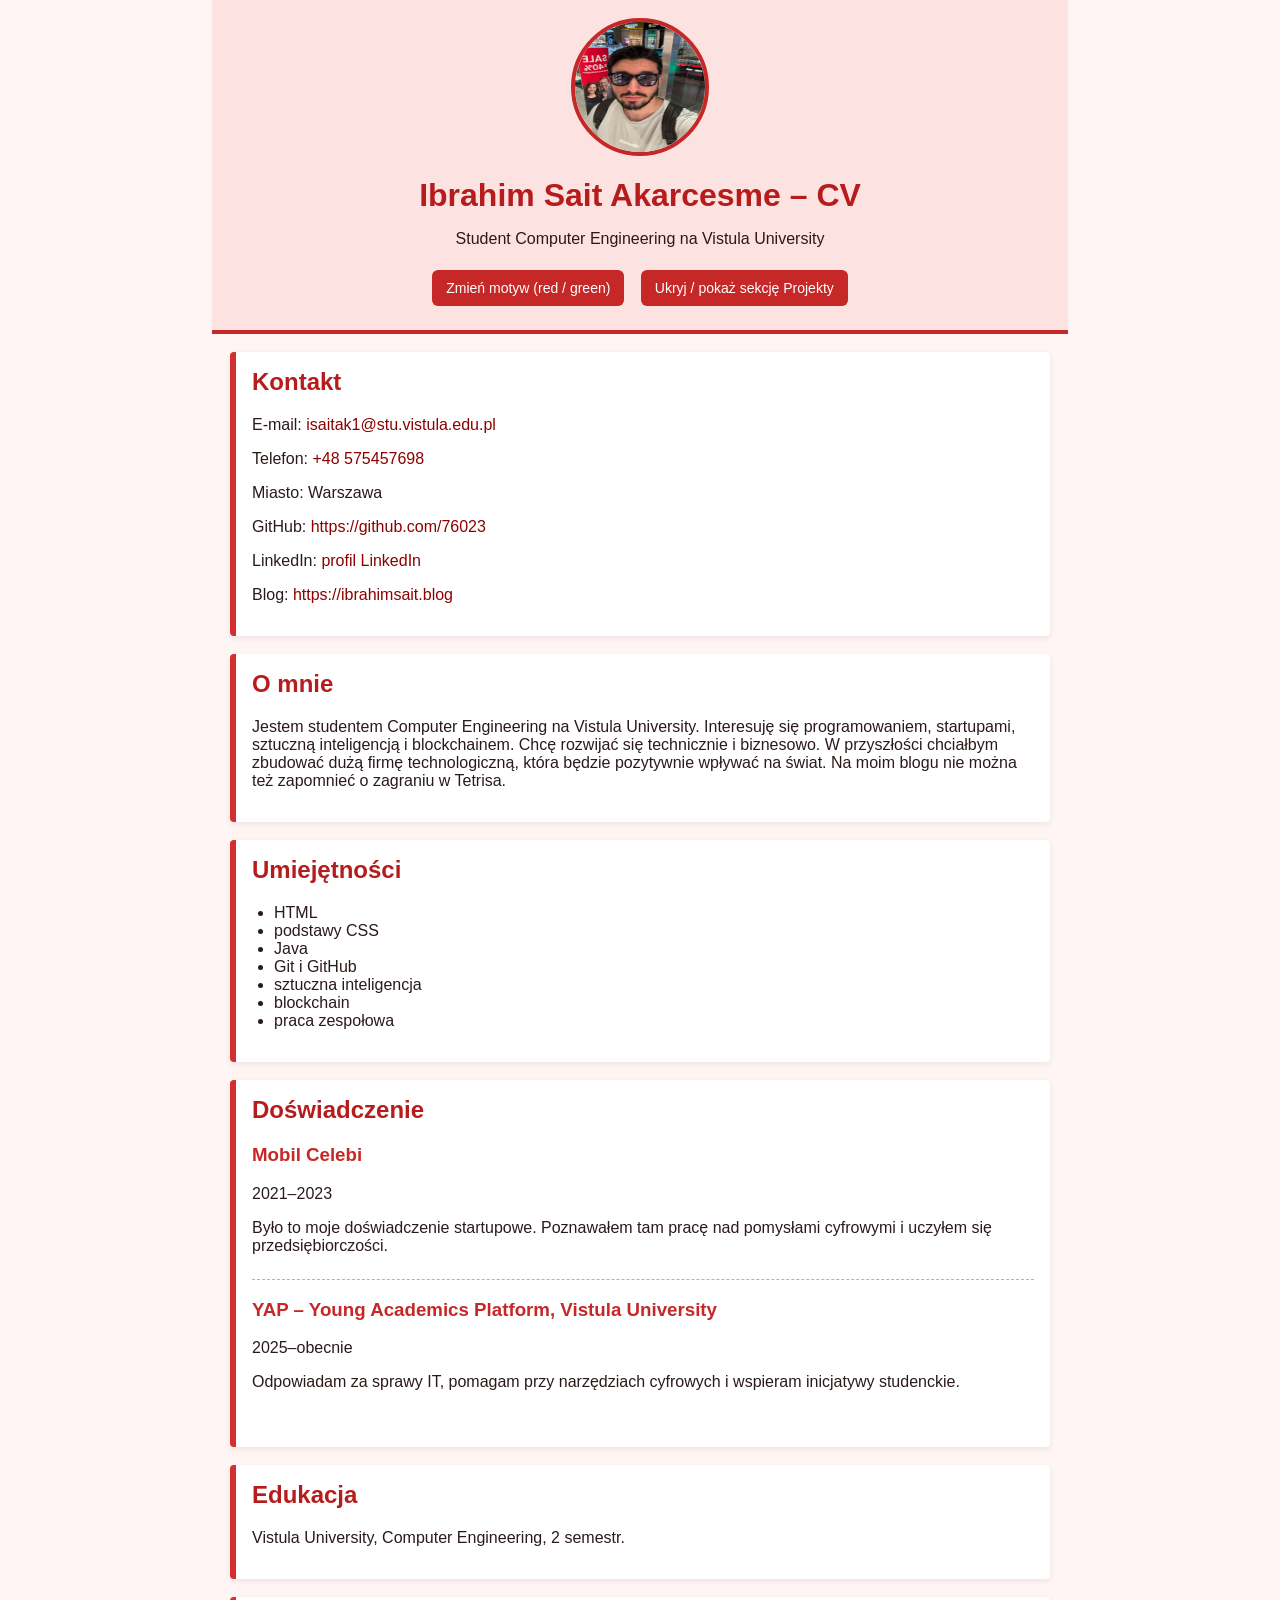
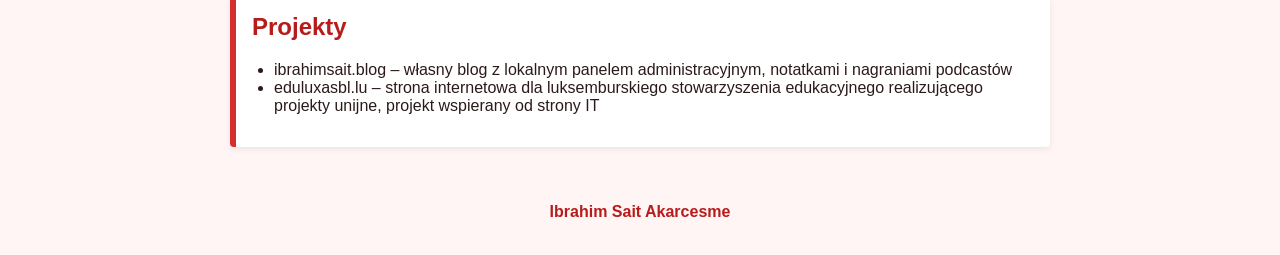
<file: docs/index.html>
<!DOCTYPE html>
<html lang="pl">
<head>
    <meta charset="UTF-8">
    <meta name="viewport" content="width=device-width, initial-scale=1.0">
    <title>Ibrahim Sait Akarcesme – CV</title>
    <link id="theme-link" rel="stylesheet" href="red.css">
</head>
<body>
    <header>
        <img src="profilepic.jpeg" alt="Zdjęcie profilowe Ibrahim Sait Akarcesme">
        <h1>Ibrahim Sait Akarcesme – CV</h1>
        <p>Student Computer Engineering na Vistula University</p>

        <div class="controls">
            <button id="theme-toggle-btn">Zmień motyw (red / green)</button>
            <button id="projects-toggle-btn">Ukryj / pokaż sekcję Projekty</button>
        </div>
    </header>

    <main>
        <section>
            <h2>Kontakt</h2>
            <p>E-mail: <a href="mailto:isaitak1@stu.vistula.edu.pl">isaitak1@stu.vistula.edu.pl</a></p>
            <p>Telefon: <a href="tel:+48575457698">+48 575457698</a></p>
            <p>Miasto: Warszawa</p>
            <p>GitHub: <a href="https://github.com/76023" target="_blank" rel="noopener noreferrer">https://github.com/76023</a></p>
            <p>LinkedIn: <a href="https://www.linkedin.com/in/ibrahim-sait-akarcesme-4b360b209/" target="_blank" rel="noopener noreferrer">profil LinkedIn</a></p>
            <p>Blog: <a href="https://ibrahimsait.blog" target="_blank" rel="noopener noreferrer">https://ibrahimsait.blog</a></p>
        </section>

        <section>
            <h2>O mnie</h2>
            <p>Jestem studentem Computer Engineering na Vistula University. Interesuję się programowaniem, startupami, sztuczną inteligencją i blockchainem. Chcę rozwijać się technicznie i biznesowo. W przyszłości chciałbym zbudować dużą firmę technologiczną, która będzie pozytywnie wpływać na świat. Na moim blogu nie można też zapomnieć o zagraniu w Tetrisa.</p>
        </section>

        <section>
            <h2>Umiejętności</h2>
            <ul>
                <li>HTML</li>
                <li>podstawy CSS</li>
                <li>Java</li>
                <li>Git i GitHub</li>
                <li>sztuczna inteligencja</li>
                <li>blockchain</li>
                <li>praca zespołowa</li>
            </ul>
        </section>

        <section>
            <h2>Doświadczenie</h2>
            <article>
                <h3>Mobil Celebi</h3>
                <p>2021–2023</p>
                <p>Było to moje doświadczenie startupowe. Poznawałem tam pracę nad pomysłami cyfrowymi i uczyłem się przedsiębiorczości.</p>
            </article>
            <article>
                <h3>YAP – Young Academics Platform, Vistula University</h3>
                <p>2025–obecnie</p>
                <p>Odpowiadam za sprawy IT, pomagam przy narzędziach cyfrowych i wspieram inicjatywy studenckie.</p>
            </article>
        </section>

        <section>
            <h2>Edukacja</h2>
            <p>Vistula University, Computer Engineering, 2 semestr.</p>
        </section>

        <section id="projects-section">
            <h2>Projekty</h2>
            <ul>
                <li>ibrahimsait.blog – własny blog z lokalnym panelem administracyjnym, notatkami i nagraniami podcastów</li>
                <li>eduluxasbl.lu – strona internetowa dla luksemburskiego stowarzyszenia edukacyjnego realizującego projekty unijne, projekt wspierany od strony IT</li>
            </ul>
        </section>
    </main>

    <footer>
        <p>Ibrahim Sait Akarcesme</p>
    </footer>

    <script src="script.js"></script>
</body>
</html>
</file>
<file: docs/red.css>
body {
    font-family: Arial, sans-serif;
    margin: 0;
    padding: 0;
    background-color: #fff5f5;
    color: #2b1a1a;
}

header, main, footer {
    max-width: 820px;
    margin: 0 auto;
    padding: 18px;
}

header {
    background-color: #fde2e2;
    border-bottom: 4px solid #c62828;
    text-align: center;
}

header img {
    width: 130px;
    height: 130px;
    border: 4px solid #c62828;
    border-radius: 50%;
    display: block;
    margin: 0 auto 14px auto;
    background-color: #ddd;
}

.controls {
    margin-top: 16px;
}

button {
    background-color: #c62828;
    color: white;
    border: none;
    padding: 10px 14px;
    margin: 6px;
    cursor: pointer;
    border-radius: 6px;
    font-size: 14px;
}

button:hover {
    background-color: #a61c1c;
}

section {
    background-color: #ffffff;
    margin-bottom: 18px;
    padding: 16px;
    border-left: 6px solid #d32f2f;
    border-radius: 4px;
    box-shadow: 0 2px 6px rgba(0, 0, 0, 0.08);
}

h1, h2 {
    color: #b71c1c;
}

h1 {
    margin-bottom: 10px;
    font-size: 32px;
}

h2 {
    margin-top: 0;
    font-size: 24px;
}

h3 {
    color: #c62828;
}

ul {
    padding-left: 22px;
}

article {
    margin-bottom: 16px;
    padding-bottom: 8px;
    border-bottom: 1px dashed #ef9a9a;
}

article:last-child {
    border-bottom: none;
}

footer {
    padding-top: 4px;
    text-align: center;
    color: #b71c1c;
    font-weight: bold;
}

a {
    color: #8e0000;
    text-decoration: none;
}

a:hover {
    text-decoration: underline;
}
</file>
